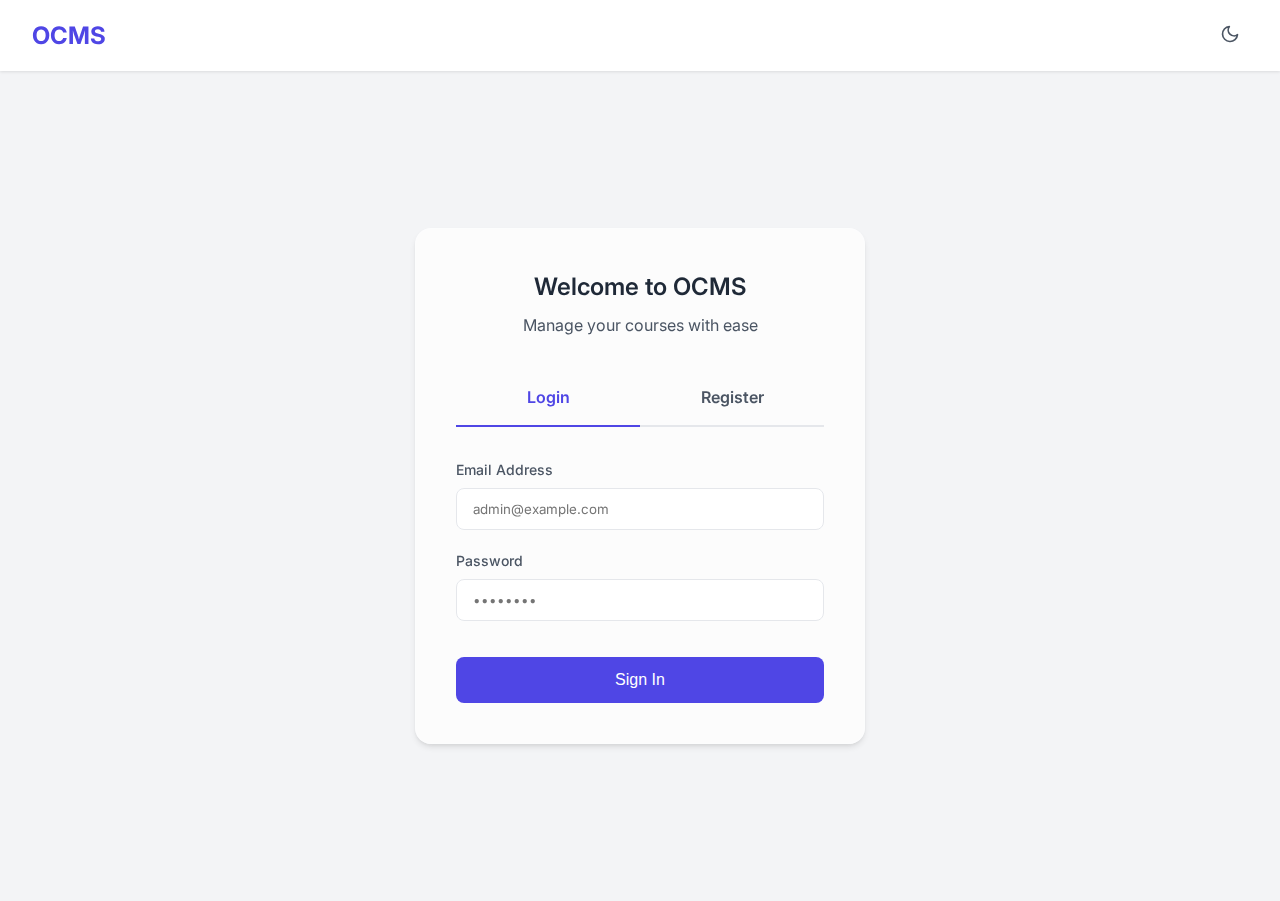
<file: frontend/index.html>
<!-- frontend/index.html -->
<!DOCTYPE html>
<html lang="en" data-theme="light">
<head>
    <meta charset="UTF-8">
    <meta name="viewport" content="width=device-width, initial-scale=1.0">
    <title>OCMS - Login & Register</title>
    <link rel="stylesheet" href="css/style.css">
    <style>
        .auth-container {
            display: flex;
            align-items: center;
            justify-content: center;
            flex: 1;
            padding: 2rem;
            min-height: calc(100vh - 70px);
        }
        .auth-card {
            width: 100%;
            max-width: 450px;
            padding: 2.5rem;
            text-align: center;
        }
        .auth-tabs {
            display: flex;
            margin-bottom: 2rem;
            border-bottom: 2px solid var(--border-color);
        }
        .auth-tab {
            flex: 1;
            padding: 1rem;
            cursor: pointer;
            font-weight: 600;
            color: var(--text-secondary);
            transition: all 0.2s;
        }
        .auth-tab.active {
            color: var(--primary-color);
            border-bottom: 2px solid var(--primary-color);
            margin-bottom: -2px;
        }
        .auth-form {
            display: none;
            text-align: left;
        }
        .auth-form.active {
            display: block;
        }
        .btn-full {
            width: 100%;
            padding: 0.875rem;
            font-size: 1rem;
            margin-top: 1rem;
        }
    </style>
</head>
<body>

    <nav class="navbar">
        <div class="nav-brand">OCMS</div>
        <div class="nav-links">
            <button id="themeToggle" class="theme-toggle" aria-label="Toggle Theme">
                <span id="themeIcon"></span>
            </button>
        </div>
    </nav>

    <div class="auth-container">
        <div class="glass-panel auth-card">
            <h2>Welcome to OCMS</h2>
            <p style="color: var(--text-secondary); margin-bottom: 2rem;">Manage your courses with ease</p>

            <div id="alertBox" class="alert"></div>

            <div class="auth-tabs">
                <div class="auth-tab active" id="tabLogin" onclick="switchThemeTab('login')">Login</div>
                <div class="auth-tab" id="tabRegister" onclick="switchThemeTab('register')">Register</div>
            </div>

            <!-- Login Form -->
            <form id="loginForm" class="auth-form active">
                <div class="form-group">
                    <label class="form-label" for="loginEmail">Email Address</label>
                    <input type="email" id="loginEmail" class="form-input" required placeholder="admin@example.com">
                </div>
                <div class="form-group">
                    <label class="form-label" for="loginPassword">Password</label>
                    <input type="password" id="loginPassword" class="form-input" required placeholder="••••••••">
                </div>
                <button type="submit" class="btn btn-primary btn-full">Sign In</button>
            </form>

            <!-- Register Form -->
            <form id="registerForm" class="auth-form">
                <div class="form-group">
                    <label class="form-label" for="regRole">I am a</label>
                    <select id="regRole" class="form-input" required>
                        <option value="student">Student</option>
                        <option value="instructor">Instructor</option>
                    </select>
                </div>
                <div class="form-group">
                    <label class="form-label" for="regEmail">Email Address</label>
                    <input type="email" id="regEmail" class="form-input" required placeholder="you@example.com">
                </div>
                <div class="form-group">
                    <label class="form-label" for="regPassword">Password</label>
                    <input type="password" id="regPassword" class="form-input" required placeholder="••••••••">
                </div>
                <div class="form-group">
                    <label class="form-label" for="regPasswordConfirm">Confirm Password</label>
                    <input type="password" id="regPasswordConfirm" class="form-input" required placeholder="••••••••">
                </div>
                <button type="submit" class="btn btn-primary btn-full">Create Account</button>
            </form>
        </div>
    </div>

    <script src="js/theme.js"></script>
    <script src="js/api.js"></script>
    <script src="js/auth.js"></script>
</body>
</html>
</file>
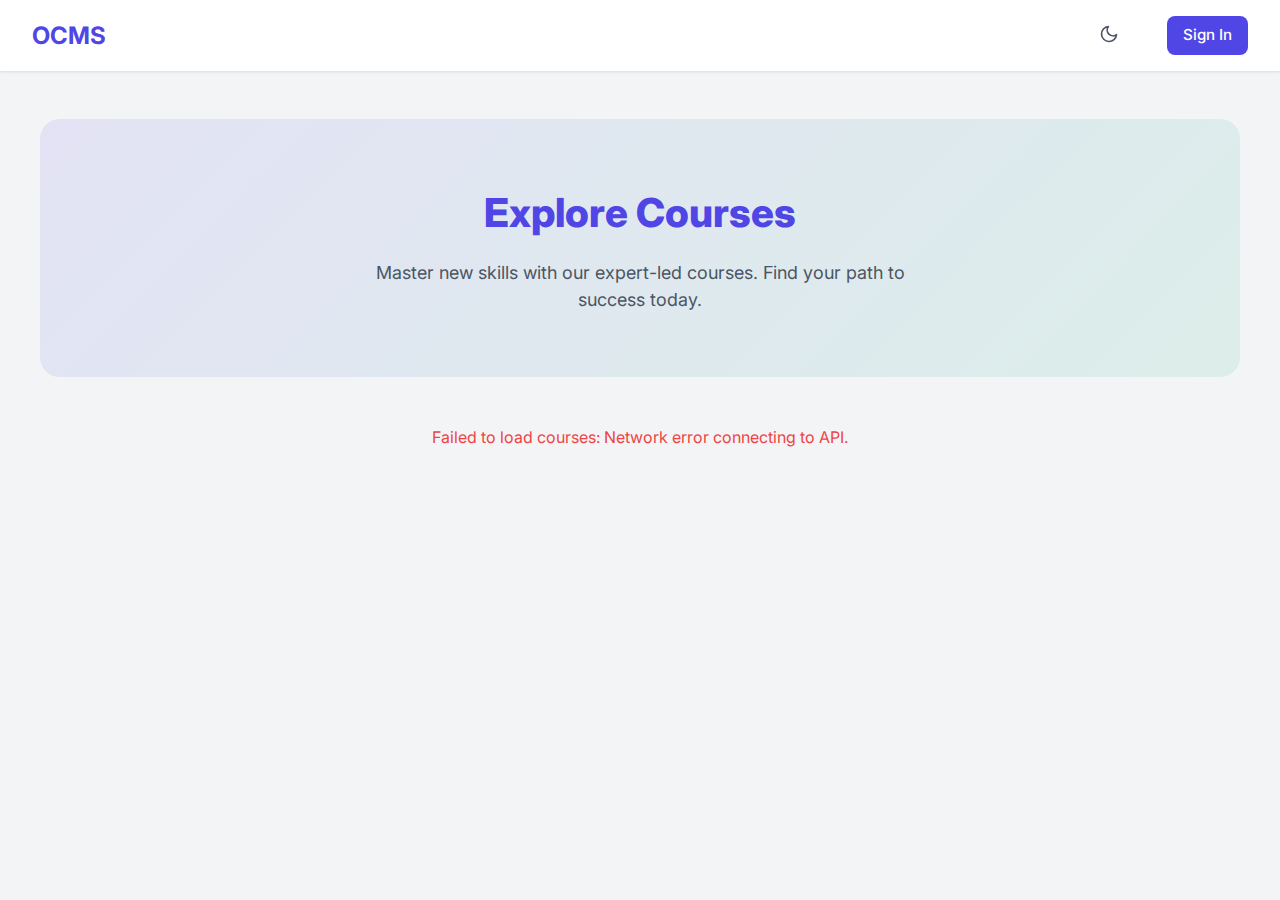
<file: frontend/courses.html>
<!-- frontend/courses.html -->
<!DOCTYPE html>
<html lang="en" data-theme="light">

<head>
    <meta charset="UTF-8">
    <meta name="viewport" content="width=device-width, initial-scale=1.0">
    <title>OCMS - Course Catalog</title>
    <link rel="stylesheet" href="css/style.css">
    <style>
        .page-header {
            text-align: center;
            padding: 4rem 1rem;
            background: linear-gradient(135deg, rgba(79, 70, 229, 0.1), rgba(16, 185, 129, 0.1));
            border-radius: 20px;
            margin-bottom: 3rem;
        }

        .page-title {
            font-size: 2.5rem;
            font-weight: 800;
            color: var(--primary-color);
            margin-bottom: 1rem;
        }

        .page-subtitle {
            font-size: 1.125rem;
            color: var(--text-secondary);
            max-width: 600px;
            margin: 0 auto;
        }
    </style>
</head>

<body>

    <nav class="navbar">
        <div class="nav-brand">OCMS</div>
        <div class="nav-links" id="navLinksAuth">
            <!-- Rendered by JS dynamically based on Login Status -->
        </div>
    </nav>

    <div class="container main-content">
        <div class="page-header">
            <h1 class="page-title">Explore Courses</h1>
            <p class="page-subtitle">Master new skills with our expert-led courses. Find your path to success today.</p>
        </div>

        <div id="alertBox" class="alert"></div>

        <div id="loading" style="text-align: center; color: var(--text-secondary);">Loading catalog...</div>
        <div id="coursesGrid" class="grid-cards" style="display: none;">
            <!-- Rendered dynamically -->
        </div>
    </div>

    <script src="js/theme.js"></script>
    <script src="js/api.js"></script>
    <script src="js/courses.js"></script>
</body>

</html>
</file>
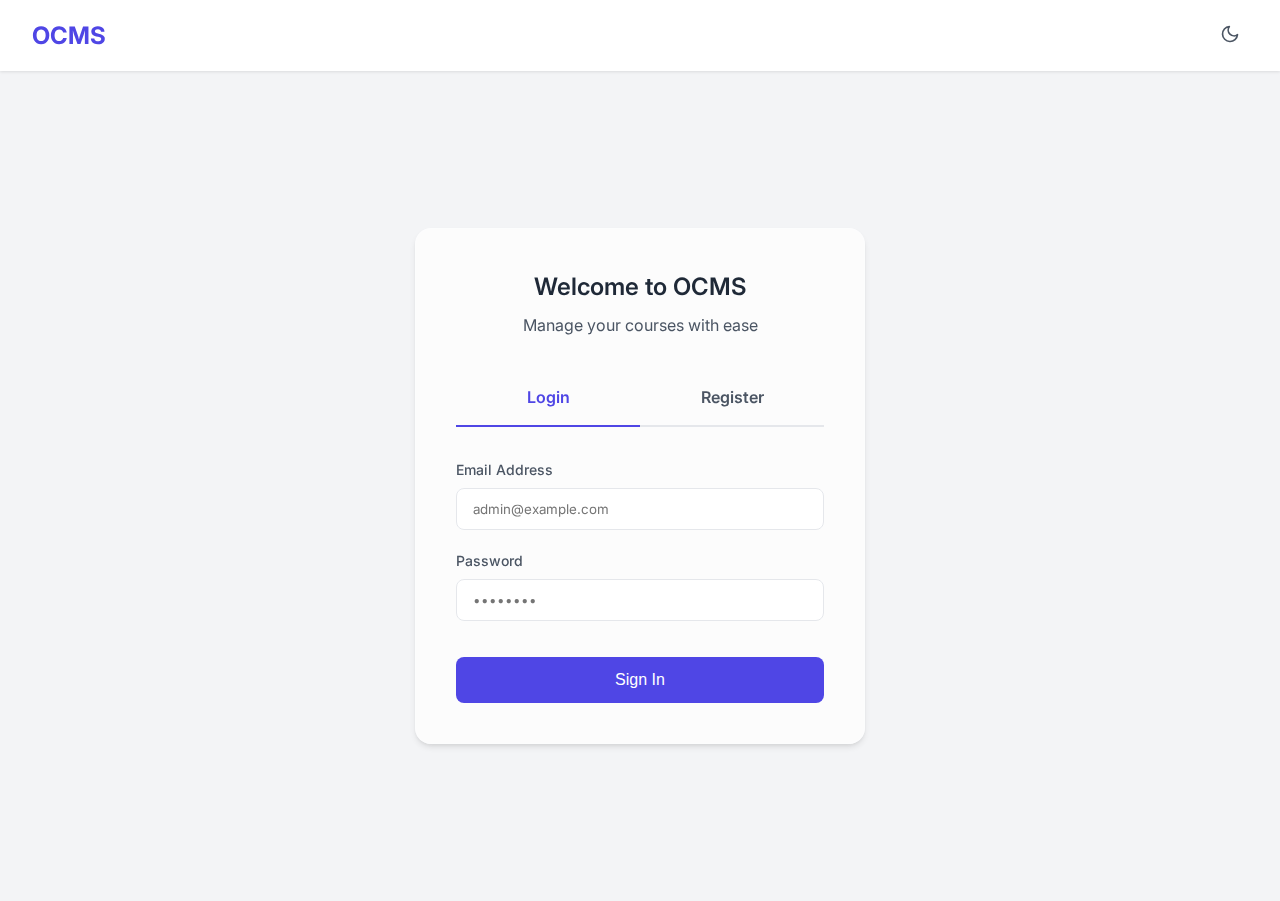
<file: frontend/dashboard.html>
<!-- frontend/dashboard.html -->
<!DOCTYPE html>
<html lang="en" data-theme="light">

<head>
    <meta charset="UTF-8">
    <meta name="viewport" content="width=device-width, initial-scale=1.0">
    <title>OCMS - My Dashboard</title>
    <link rel="stylesheet" href="css/style.css">
    <style>
        .dashboard-header {
            display: flex;
            justify-content: space-between;
            align-items: center;
            margin-bottom: 2rem;
        }

        .progress-bar-container {
            width: 100%;
            height: 8px;
            background-color: var(--border-color);
            border-radius: 4px;
            margin-top: 1rem;
            overflow: hidden;
        }

        .progress-bar {
            height: 100%;
            background-color: var(--success-color);
            width: 0%;
            /* Dynamic */
            transition: width 0.5s ease;
        }
    </style>
</head>

<body>

    <nav class="navbar">
        <div class="nav-brand">OCMS</div>
        <div class="nav-links">
            <a href="courses.html" class="btn btn-outline">Browse Courses</a>
            <button id="themeToggle" class="theme-toggle" aria-label="Toggle Theme">
                <span id="themeIcon"></span>
            </button>
            <button onclick="logout()" class="btn btn-outline"
                style="border-color: var(--error-color); color: var(--error-color);">Logout</button>
        </div>
    </nav>

    <div class="container main-content">
        <div class="dashboard-header">
            <div>
                <h1>My Dashboard</h1>
                <p style="color: var(--text-secondary);">Here are the courses you are currently enrolled in.</p>
            </div>
        </div>

        <div id="loading" style="text-align: center; color: var(--text-secondary);">Loading your courses...</div>
        <div id="enrolledGrid" class="grid-cards" style="display: none;">
            <!-- Rendered by JS -->
        </div>
    </div>

    <script src="js/theme.js"></script>
    <script src="js/api.js"></script>
    <script src="js/dashboard.js"></script>
</body>

</html>
</file>
<file: frontend/css/style.css>
/* frontend/css/style.css */
@import url('https://fonts.googleapis.com/css2?family=Inter:wght@300;400;500;600;700&display=swap');

:root {
  /* Light Theme Variables */
  --bg-color: #f3f4f6;
  --surface-color: #ffffff;
  --text-primary: #1f2937;
  --text-secondary: #4b5563;
  --primary-color: #4f46e5;
  --primary-hover: #4338ca;
  --border-color: #e5e7eb;
  --error-color: #ef4444;
  --success-color: #10b981;
  --glass-bg: rgba(255, 255, 255, 0.7);
  --glass-border: rgba(255, 255, 255, 0.2);
  --shadow: 0 4px 6px -1px rgba(0, 0, 0, 0.1), 0 2px 4px -1px rgba(0, 0, 0, 0.06);
}

[data-theme="dark"] {
  /* Dark Theme Variables */
  --bg-color: #111827;
  --surface-color: #1f2937;
  --text-primary: #f9fafb;
  --text-secondary: #9ca3af;
  --primary-color: #6366f1;
  --primary-hover: #818cf8;
  --border-color: #374151;
  --glass-bg: rgba(31, 41, 55, 0.7);
  --glass-border: rgba(255, 255, 255, 0.05);
  --shadow: 0 4px 6px -1px rgba(0, 0, 0, 0.3), 0 2px 4px -1px rgba(0, 0, 0, 0.2);
}

* {
  box-sizing: border-box;
  margin: 0;
  padding: 0;
}

body {
  font-family: 'Inter', sans-serif;
  background-color: var(--bg-color);
  color: var(--text-primary);
  line-height: 1.5;
  transition: background-color 0.3s ease, color 0.3s ease;
  min-height: 100vh;
  display: flex;
  flex-direction: column;
}

/* Typography Utility Classes */
h1, h2, h3, h4, h5, h6 {
  font-weight: 600;
  margin-bottom: 0.5rem;
}

a {
  color: var(--primary-color);
  text-decoration: none;
  transition: color 0.2s ease;
}

a:hover {
  color: var(--primary-hover);
}

/* Glassmorphism Classes */
.glass-panel {
  background: var(--glass-bg);
  backdrop-filter: blur(12px);
  -webkit-backdrop-filter: blur(12px);
  border: 1px solid var(--glass-border);
  box-shadow: var(--shadow);
  border-radius: 16px;
}

/* Navigation Bar */
.navbar {
  display: flex;
  justify-content: space-between;
  align-items: center;
  padding: 1rem 2rem;
  background-color: var(--surface-color);
  box-shadow: 0 1px 3px rgba(0,0,0,0.1);
  position: sticky;
  top: 0;
  z-index: 50;
  transition: background-color 0.3s ease;
}

.nav-brand {
  font-size: 1.5rem;
  font-weight: 700;
  color: var(--primary-color);
}

.nav-links {
  display: flex;
  gap: 1.5rem;
  align-items: center;
}

/* Buttons */
.btn {
  display: inline-flex;
  align-items: center;
  justify-content: center;
  padding: 0.5rem 1rem;
  border-radius: 8px;
  font-weight: 500;
  cursor: pointer;
  transition: all 0.2s ease;
  border: none;
  font-size: 0.95rem;
}

.btn-primary {
  background-color: var(--primary-color);
  color: white;
}

.btn-primary:hover {
  background-color: var(--primary-hover);
  transform: translateY(-1px);
}

.btn-outline {
  background-color: transparent;
  border: 1px solid var(--border-color);
  color: var(--text-primary);
}

.btn-outline:hover {
  border-color: var(--primary-color);
  color: var(--primary-color);
}

/* Forms */
.form-group {
  margin-bottom: 1.25rem;
}

.form-label {
  display: block;
  font-size: 0.875rem;
  font-weight: 500;
  margin-bottom: 0.5rem;
  color: var(--text-secondary);
}

.form-input {
  width: 100%;
  padding: 0.75rem 1rem;
  border-radius: 8px;
  border: 1px solid var(--border-color);
  background-color: var(--surface-color);
  color: var(--text-primary);
  font-family: inherit;
  transition: border-color 0.2s, box-shadow 0.2s;
}

.form-input:focus {
  outline: none;
  border-color: var(--primary-color);
  box-shadow: 0 0 0 3px rgba(79, 70, 229, 0.2);
}

/* Alerts */
.alert {
  padding: 1rem;
  border-radius: 8px;
  margin-bottom: 1rem;
  font-size: 0.875rem;
  display: none; /* hidden by default */
}
.alert.show {
  display: block;
}
.alert-error {
  background-color: rgba(239, 68, 68, 0.1);
  color: var(--error-color);
  border: 1px solid rgba(239, 68, 68, 0.2);
}
.alert-success {
  background-color: rgba(16, 185, 129, 0.1);
  color: var(--success-color);
  border: 1px solid rgba(16, 185, 129, 0.2);
}

/* Layout Utilities */
.container {
  width: 100%;
  max-width: 1200px;
  margin: 0 auto;
  padding: 0 1.5rem;
}

.main-content {
  flex: 1;
  padding: 3rem 0;
}

/* Theme Toggle Button */
.theme-toggle {
  background: none;
  border: none;
  color: var(--text-secondary);
  cursor: pointer;
  padding: 0.5rem;
  display: flex;
  align-items: center;
  justify-content: center;
  border-radius: 50%;
  transition: all 0.2s;
}
.theme-toggle:hover {
  background-color: rgba(156, 163, 175, 0.1);
  color: var(--text-primary);
}

/* Card Grid Styles (Used in Dashboard & Courses) */
.grid-cards {
  display: grid;
  grid-template-columns: repeat(auto-fill, minmax(300px, 1fr));
  gap: 1.5rem;
  margin-top: 2rem;
}

.card {
  background-color: var(--surface-color);
  border: 1px solid var(--border-color);
  border-radius: 12px;
  overflow: hidden;
  transition: transform 0.2s ease, box-shadow 0.2s ease;
  display: flex;
  flex-direction: column;
}

.card:hover {
  transform: translateY(-4px);
  box-shadow: var(--shadow);
}

.card-header {
  height: 140px;
  background: linear-gradient(135deg, var(--primary-color), var(--primary-hover));
  display: flex;
  align-items: center;
  justify-content: center;
  color: white;
}

.card-body {
  padding: 1.5rem;
  display: flex;
  flex-direction: column;
  flex: 1;
}

.card-title {
  font-size: 1.25rem;
  margin-bottom: 0.5rem;
}

.card-text {
  color: var(--text-secondary);
  font-size: 0.875rem;
  margin-bottom: 1.5rem;
  flex: 1;
}

.badge {
  display: inline-block;
  padding: 0.25rem 0.6rem;
  border-radius: 9999px;
  font-size: 0.75rem;
  font-weight: 600;
  background-color: rgba(79, 70, 229, 0.1);
  color: var(--primary-color);
}
</file>
